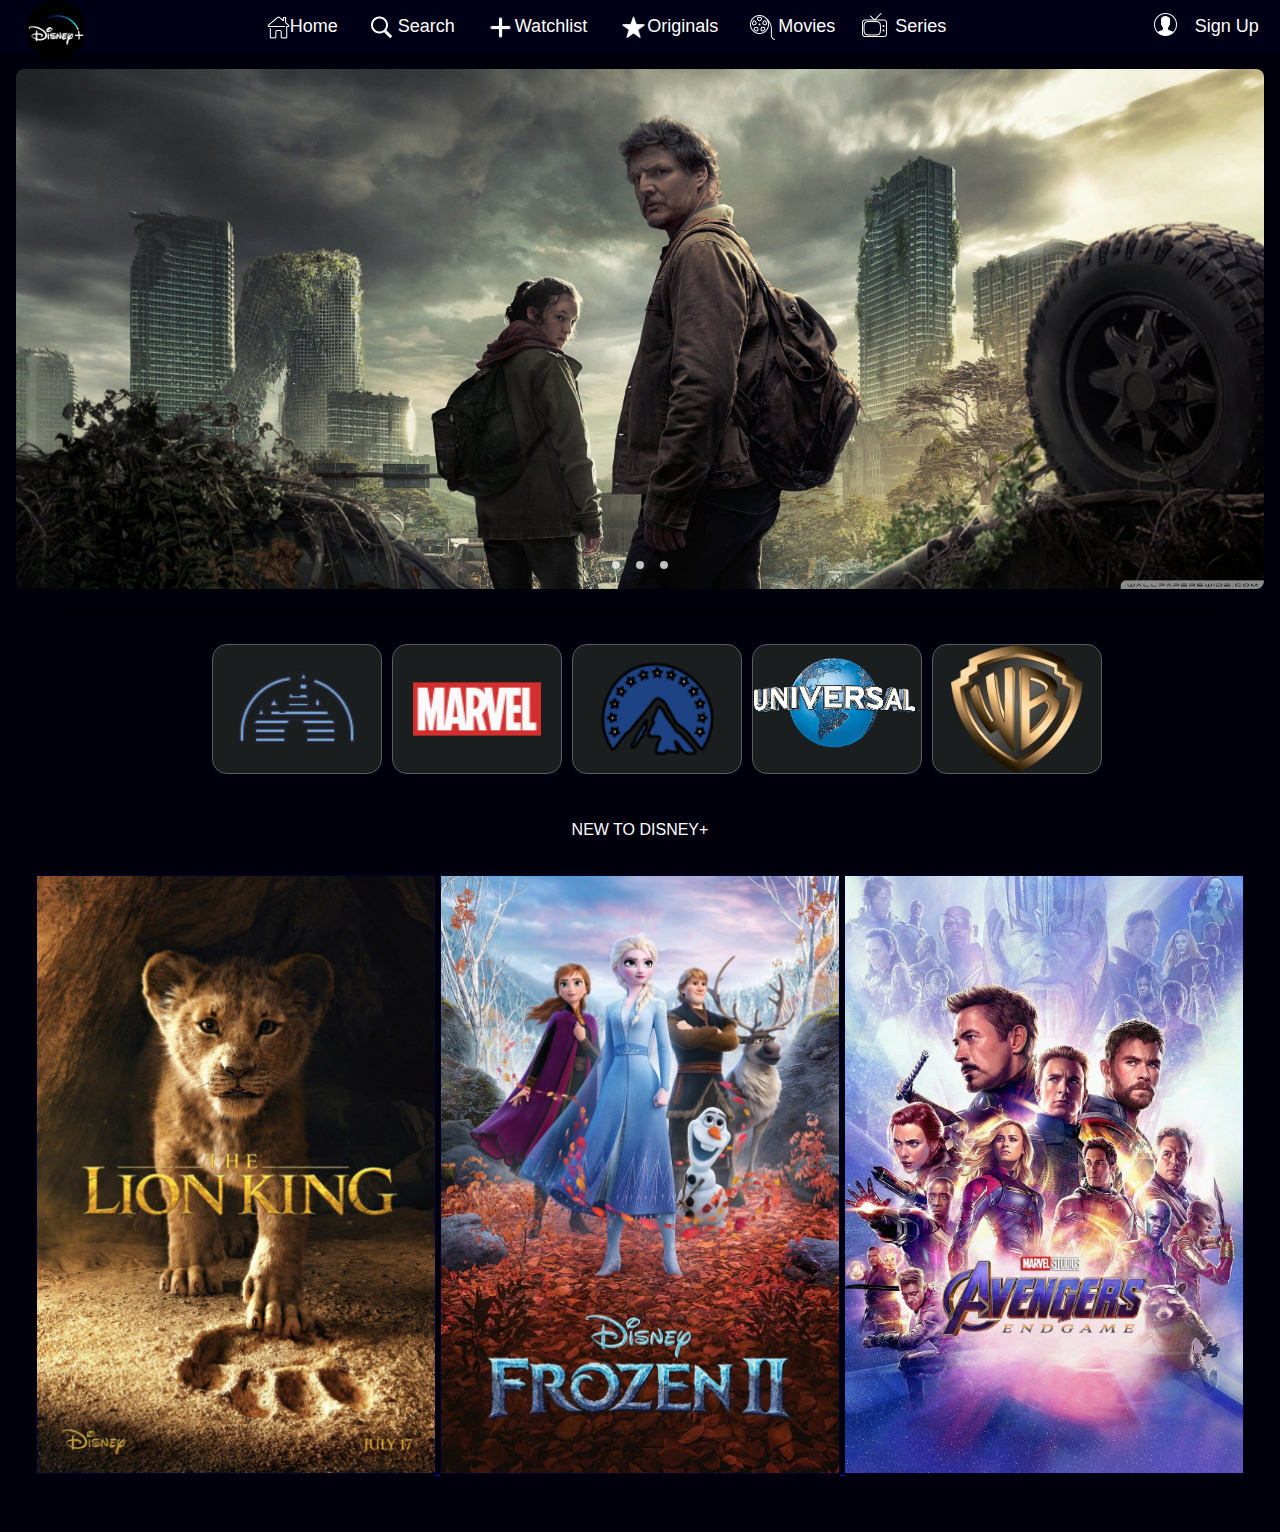
<file: index.html>
<!DOCTYPE html>
<html lang="en">
<head>
    <meta charset="UTF-8">
    <meta name="viewport" content="width=device-width, initial-scale=1.0">
    <title>Disney+ | The greatest stories, all in one place</title>
    <link rel="icon" href="activity4/disney_plus_icon_161064.png">
    <link rel="stylesheet" href="style.css">
</head>
<body>
    <header class="header">
        <a href="index.html" class="logo">
            <img id="logopic" src="activity4/disney-logo-9649A88458-seeklogo.com.png">
        </a>
        <nav class="navbar">
            <a href="index.html">
                <img id="navlogo" src="activity4/home.png" alt="">Home
            </a>
            <a href="#">
                <img id="navlogo" src="activity4/search.png" alt="">Search
            </a>
            <a href="#">
                <img id="navlogo1" src="activity4/list.png" alt="">Watchlist
            </a>
            <a href="#">
                <img id="navlogo1" src="activity4/original.png" alt="">Originals
            </a>
            <a href="#">
                <img id="navlogo" src="activity4/movies.png" alt="">Movies
            </a>
            <a href="#">
                <img id="navlogo2" src="activity4/series.png" alt="">Series
            </a>
        </nav>
        <nav class="account">
            <a href="#">
                <img id="navlogo2" src="activity4/user.png" alt="">Sign Up
            </a>
        </nav>
    </header>

    <section class="container">
        <div class="slider-wrapper">
            <div class="slider">
                <img id="slide1" src="activity4/the_last_of_us_tv_series_2023-wallpaper-3440x1440.jpg" alt="">
                <img id="slide2" src="activity4/one_piece_netflix_2023_tv_series-wallpaper-3840x1600.jpg" alt="">
                <img id="slide3" src="activity4/kingdom_of_the_planet_of_the_apes_2024_movie-wallpaper-3840x1600.jpg" alt="">
            </div>
            <div class="slider-nav">
                <a href="#slide1"></a>
                <a href="#slide2"></a>
                <a href="#slide3"></a>
            </div>
        </div>
    </section>
    <br>
    <div class="tvp">
        <div class="tvp_container">
        <a href="https://www.disney.ph/"><img src="activity4/disney.png" alt=""></a>
        <a href="https://www.marvel.com/"><img src="activity4/marvel.png" alt=""></a>
        <a href="https://www.paramountplus.com/intl/"><img src="activity4/paramount.png" alt=""></a>
        <a href="https://www.universalstudios.com/"><img src="activity4/universal-removebg-preview.png" alt=""></a> 
        <a href="https://www.warnerbros.com/"><img src="activity4/warner-bros-logo-82C60534FB-seeklogo.com.png" alt=""></a>
        </div>
        </div>
<br><br><br>
    <center><p style="color: white;">NEW TO DISNEY+</p>
        <br><br>
        <a href="activity4cat.html">
            <img id="hayop" src="activity4/The Lion King (2019).jpg" alt="">
        </a>
        <a href="activity4dog.html">
            <img id="hayop" src="activity4/frozen.jpg" alt="">
        </a>
        <a href="activity4horse.html">
            <img id="hayop" src="activity4/avengers.jpg" alt="">
        </a>
    </center>

    <br><br><br>

</body>    
</html>
</file>
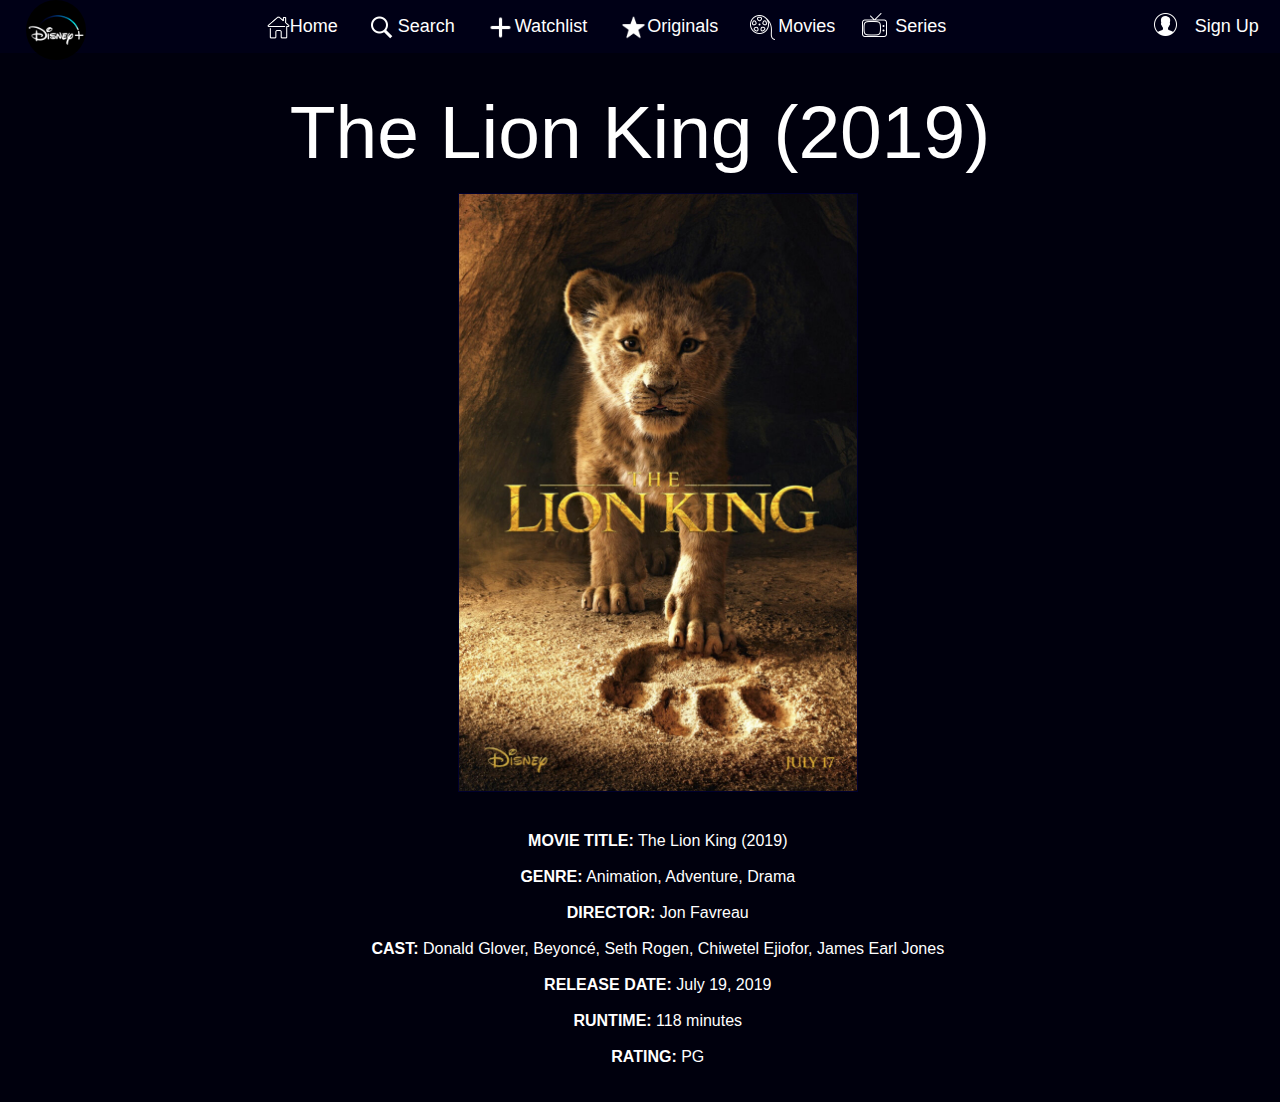
<file: activity4cat.html>
<!DOCTYPE html>
<html lang="en">
<head>
    <meta charset="UTF-8">
    <meta name="viewport" content="width=device-width, initial-scale=1.0">
    <title>Disney+</title>
    <link rel="icon" href="activity4/fabicon.png">
    <link rel="stylesheet" href="style.css">
</head>
<body>
    <header class="header">
        <a href="index.html" class="logo">
            <img id="logopic" src="activity4/disney-logo-9649A88458-seeklogo.com.png">
        </a>
        <nav class="navbar">
            <a href="index.html">
                <img id="navlogo" src="activity4/home.png" alt="">Home
            </a>
            <a href="#">
                <img id="navlogo" src="activity4/search.png" alt="">Search
            </a>
            <a href="#">
                <img id="navlogo1" src="activity4/list.png" alt="">Watchlist
            </a>
            <a href="#">
                <img id="navlogo1" src="activity4/original.png" alt="">Originals
            </a>
            <a href="#">
                <img id="navlogo" src="activity4/movies.png" alt="">Movies
            </a>
            <a href="#">
                <img id="navlogo2" src="activity4/series.png" alt="">Series
            </a>
        </nav>
        <nav class="account">
            <a href="#">
                <img id="navlogo2" src="activity4/user.png" alt="">Sign Up
            </a>
        </nav>
    </header>

    <br>
    <center>
    <pre style="color: white;">
        <p style="font-size: 75px;">The Lion King (2019)</p>
        <img id="hayop" src="activity4/The Lion King (2019).jpg" alt="">
        <br>
        <b>MOVIE TITLE:</b> The Lion King (2019)<br>
        <b>GENRE:</b> Animation, Adventure, Drama<br>
        <b>DIRECTOR:</b> Jon Favreau<br>
        <b>CAST:</b> Donald Glover, Beyoncé, Seth Rogen, Chiwetel Ejiofor, James Earl Jones<br>
        <b>RELEASE DATE:</b> July 19, 2019<br>
        <b>RUNTIME:</b> 118 minutes<br>
        <b>RATING:</b> PG<br>
    </pre>
    </center>

</body>    
</html>
</file>
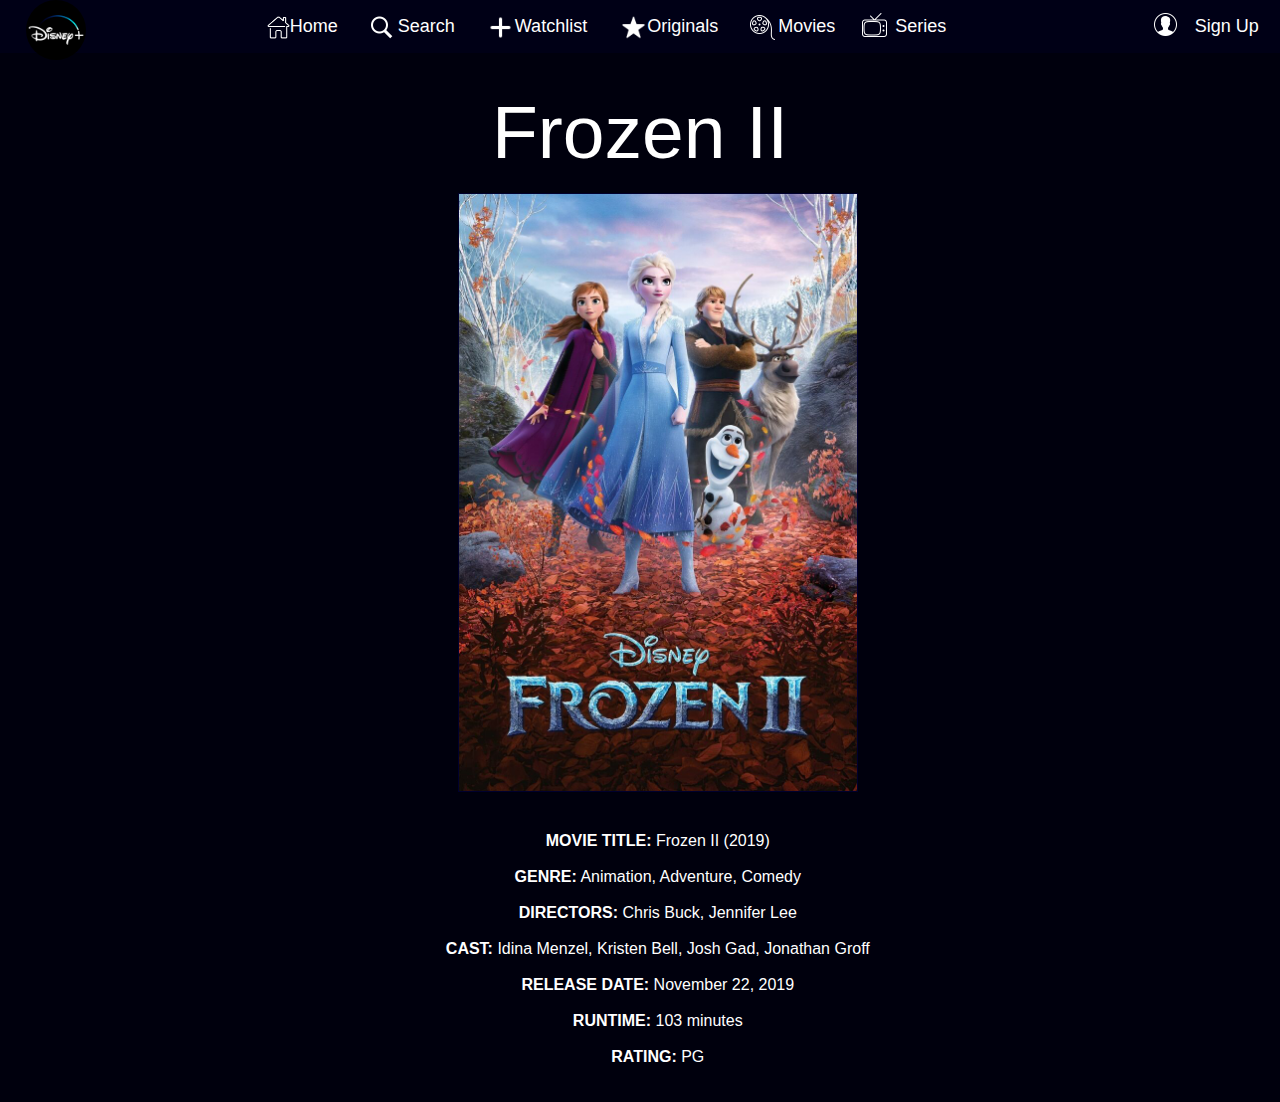
<file: activity4dog.html>
<!DOCTYPE html>
<html lang="en">
<head>
    <meta charset="UTF-8">
    <meta name="viewport" content="width=device-width, initial-scale=1.0">
    <title>Disney+</title>
    <link rel="icon" href="activity4/fabicon.png">
    <link rel="stylesheet" href="style.css">
</head>
<body>
    <header class="header">
        <a href="index.html" class="logo">
            <img id="logopic" src="activity4/disney-logo-9649A88458-seeklogo.com.png">
        </a>
        <nav class="navbar">
            <a href="index.html">
                <img id="navlogo" src="activity4/home.png" alt="">Home
            </a>
            <a href="#">
                <img id="navlogo" src="activity4/search.png" alt="">Search
            </a>
            <a href="#">
                <img id="navlogo1" src="activity4/list.png" alt="">Watchlist
            </a>
            <a href="#">
                <img id="navlogo1" src="activity4/original.png" alt="">Originals
            </a>
            <a href="#">
                <img id="navlogo" src="activity4/movies.png" alt="">Movies
            </a>
            <a href="#">
                <img id="navlogo2" src="activity4/series.png" alt="">Series
            </a>
        </nav>
        <nav class="account">
            <a href="#">
                <img id="navlogo2" src="activity4/user.png" alt="">Sign Up
            </a>
        </nav>
    </header>

    <br>
    <center>
    <pre style="color: white;">
        <p style="font-size: 75px;">Frozen II</p>
        <img id="hayop" src="activity4/frozen.jpg" alt="">
        <br>
        <b>MOVIE TITLE:</b> Frozen II (2019)<br>
        <b>GENRE:</b> Animation, Adventure, Comedy<br>
        <b>DIRECTORS:</b> Chris Buck, Jennifer Lee<br>
        <b>CAST:</b> Idina Menzel, Kristen Bell, Josh Gad, Jonathan Groff<br>
        <b>RELEASE DATE:</b> November 22, 2019<br>
        <b>RUNTIME:</b> 103 minutes<br>
        <b>RATING:</b> PG<br>
    </pre>
    </center>

</body>    
</html>
</file>
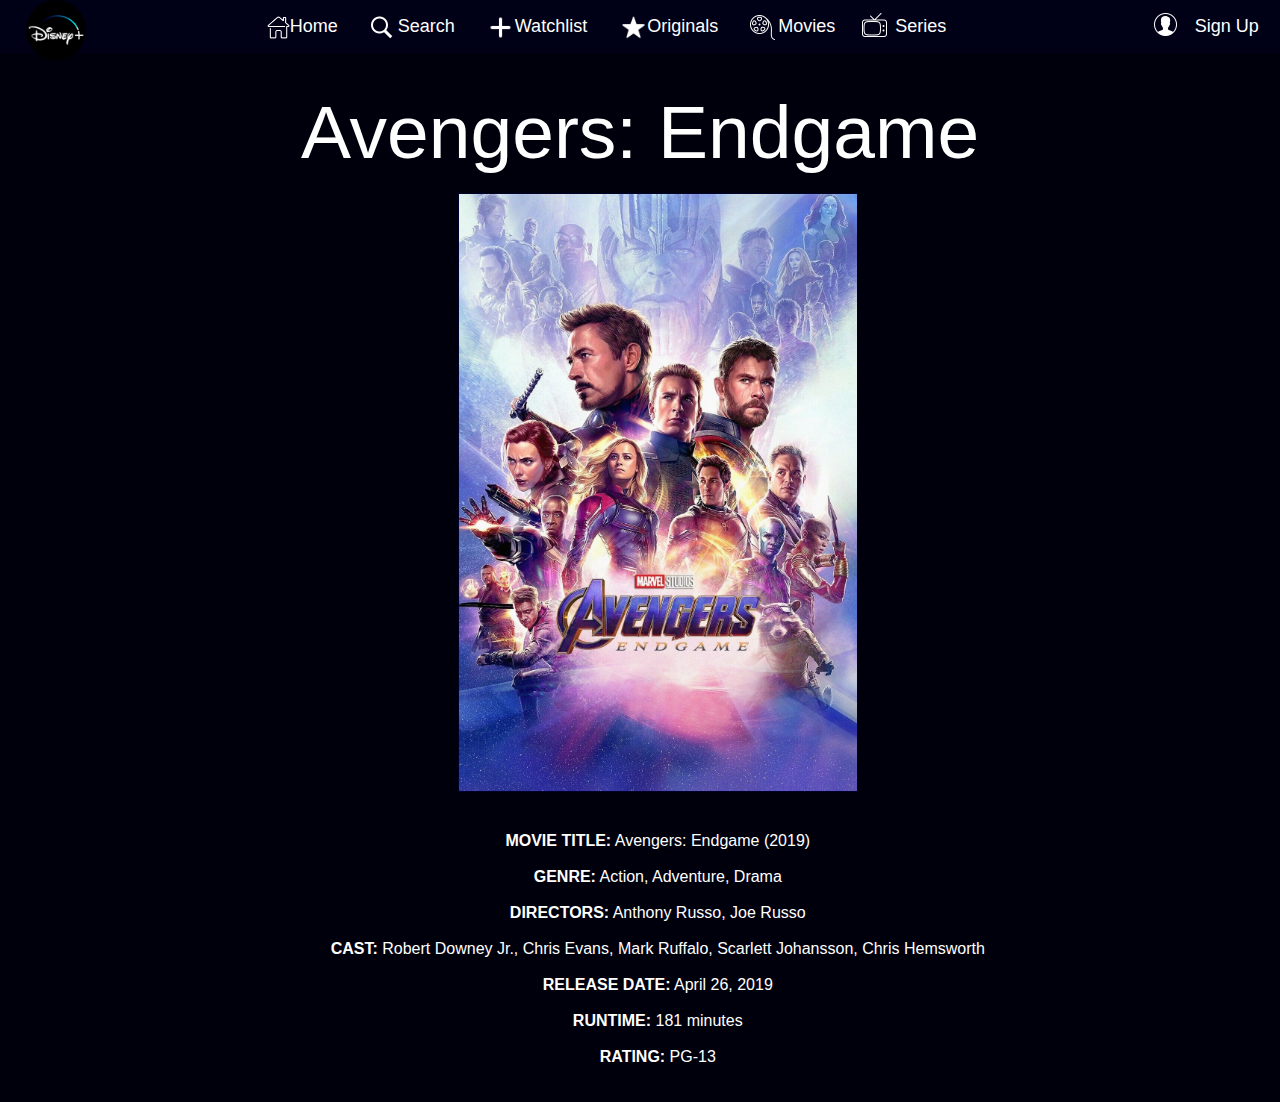
<file: activity4horse.html>
<!DOCTYPE html>
<html lang="en">
<head>
    <meta charset="UTF-8">
    <meta name="viewport" content="width=device-width, initial-scale=1.0">
    <title>Disney+</title>
    <link rel="icon" href="activity4/fabicon.png">
    <link rel="stylesheet" href="style.css">
</head>
<body>
    <header class="header">
        <a href="index.html" class="logo">
            <img id="logopic" src="activity4/disney-logo-9649A88458-seeklogo.com.png">
        </a>
        <nav class="navbar">
            <a href="index.html">
                <img id="navlogo" src="activity4/home.png" alt="">Home
            </a>
            <a href="#">
                <img id="navlogo" src="activity4/search.png" alt="">Search
            </a>
            <a href="#">
                <img id="navlogo1" src="activity4/list.png" alt="">Watchlist
            </a>
            <a href="#">
                <img id="navlogo1" src="activity4/original.png" alt="">Originals
            </a>
            <a href="#">
                <img id="navlogo" src="activity4/movies.png" alt="">Movies
            </a>
            <a href="#">
                <img id="navlogo2" src="activity4/series.png" alt="">Series
            </a>
        </nav>
        <nav class="account">
            <a href="#">
                <img id="navlogo2" src="activity4/user.png" alt="">Sign Up
            </a>
        </nav>
    </header>

    <br>
    <center>
    <pre style="color: white;">
        <p style="font-size: 75px;">Avengers: Endgame</p>
        <img id="hayop" src="activity4/avengers.jpg" alt="">
        <br>
        <b>MOVIE TITLE:</b> Avengers: Endgame (2019)<br>
        <b>GENRE:</b> Action, Adventure, Drama<br>
        <b>DIRECTORS:</b> Anthony Russo, Joe Russo<br>
        <b>CAST:</b> Robert Downey Jr., Chris Evans, Mark Ruffalo, Scarlett Johansson, Chris Hemsworth<br>
        <b>RELEASE DATE:</b> April 26, 2019<br>
        <b>RUNTIME:</b> 181 minutes<br>
        <b>RATING:</b> PG-13<br>
    </pre>
    </center>

</body>    
</html>
</file>
<file: style.css>
html,body{
    background-color: #00000d;
    background-repeat: no-repeat;
    background-position: center;
    background-attachment: fixed;
    background-size: cover;
}

*{
    margin: 0;
    padding: 0;
    box-sizing: border-box;
    font-family: "century gothic", sans-serif;
}

.header{
    position: relative;
    top: 0;
    left: 0;
    width: 100%;
    padding:  1rem;
    background: rgb(0, 0, 22);
    display: flex;
    justify-content: space-between;
    align-items: center;
    z-index: 100;
}

.logo{
    font-size: 32px;
    color: #fff;
    text-decoration: none;
    font-weight: 700;
}

.account a{
    position: relative;
    left: -5%;
    font-size: 18px;
    color: #fff;
    font-weight: 500;
    text-decoration: none;
    margin-left: 40px;
}

.account a::before{
    content: '';
    position: absolute;
    top: 100%;
    left: 0;
    width: 0%;
    height: 2px;
    background: #fff;
    transition: 2s;
}

.account a:hover::before{
    width: 100%;
}

.navbar a{
    position: relative;
    float:left;
    font-size: 18px;
    color: #fff;
    font-weight: 500;
    text-decoration: none;
    margin-left: 60px;
}

.navbar a::before{
    content: '';
    position: absolute;
    top: 100%;
    left: 0;
    width: 0%;
    height: 2px;
    background: #fff;
    transition: 1s;
}

.navbar a:hover::before{
    width: 100%;
}

.container{
    padding: 1rem;
}

.slider-wrapper{
    position: relative;
    max-width:  500rem;
    margin: 0 auto;
}

.slider{
    display: flex;
    aspect-ratio: 24/10;
    overflow-x: auto;
    scroll-snap-type: x mandatory;
    scroll-behavior: smooth;
    box-shadow: 0 1.5rem 3rem -0.75rem hsla(0, 0%, 0%, 0.25);
    border-radius: 0.5rem;
    overflow: hidden; 
}

.slider img{
    flex: 1 0 100%;
    scroll-snap-align: start;
    object-fit: cover;
}

.slider-nav{
    display: flex;
    column-gap: 1rem;
    position: absolute;
    bottom: 1.25rem;
    left: 50%;
    transform: translateX(-50%);
    z-index: 1;
}

.slider-nav a{
    width: .5rem;
    height: .5rem;
    border-radius: 50%;
    background-color: #fff;
    opacity: .75;
    transition: opacity ease 250ms;
}

.slider-nav a:hover{
    opacity: 1;

}

#logopic{
    position: absolute;
    left: 2%;
    top: 0px;
    border-radius: 50%;
    width: 60px;
}

#navlogo{
    position: absolute;
    left: -50%;
    top: -1px;
    width: 25px; 
}

#navlogo1{
    position: absolute;
    left: -37%;
    top: -1px;
    width: 25px; 
}

#navlogo2{
    position: absolute;
    left: -65%;
    top: -4px;
    width: 25px; 
}

#hayop{
    width: 400px;
    border: 1px solid #00004e7e;
}

.tvp {
    max-width: 100%; 
    max-height: 100%; 
    flex-wrap: wrap;
    position: relative;
    display: flex;
    justify-content: center; 
    align-items: center; 
    top: 1em;
}

.tvp_container {
    max-width: 100%; 
    max-height: 100%; 
    position: relative;
    display: flex; 
    flex-wrap: wrap;
}

.tvp img {
    position: relative;
    object-fit: cover; 
    border-radius: 15px;
    width: 170px; 
    height: 130px;
    left: 17px;
    object-fit: contain; 
    background-color: #1b1e1f; 
    border: 1px solid #5b5f61; 
    padding: 0px 0px;
    transition: transform 0.3s ease-in-out;
    margin: 5px; 
}
</file>
